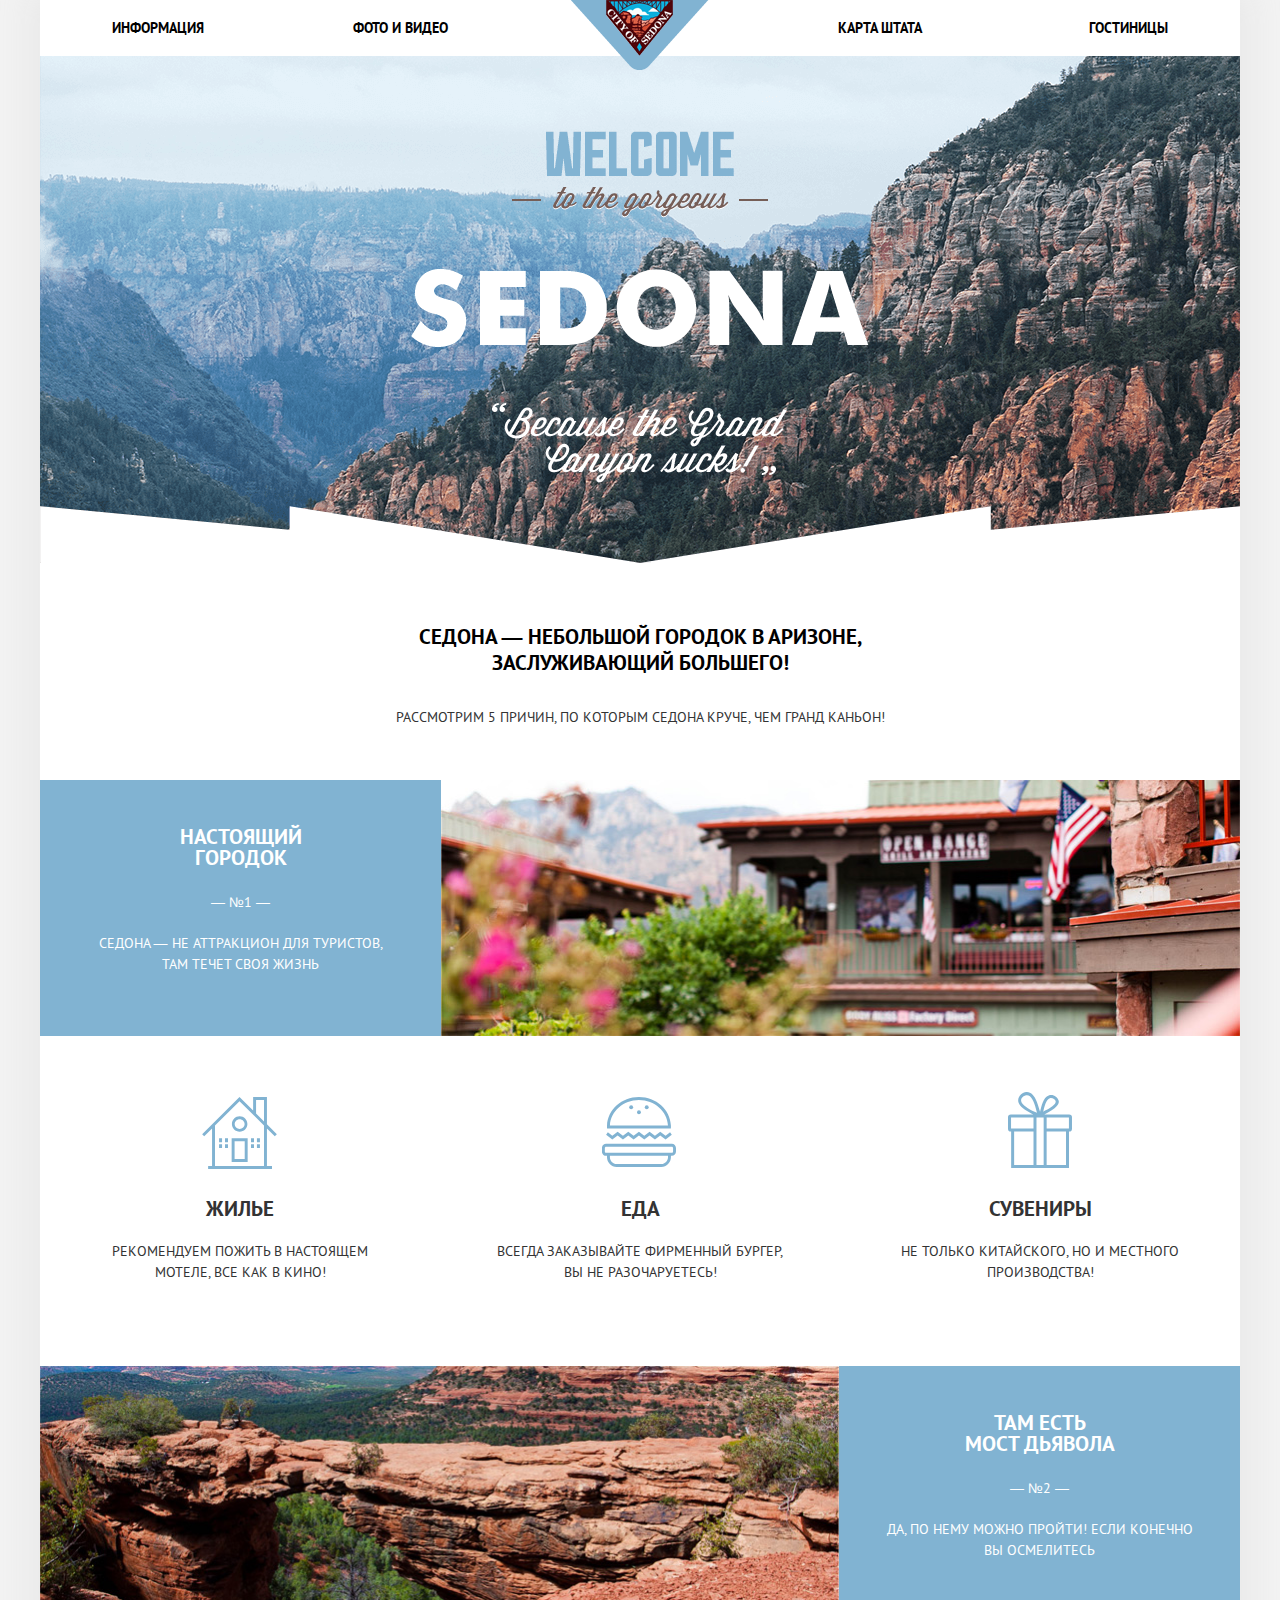
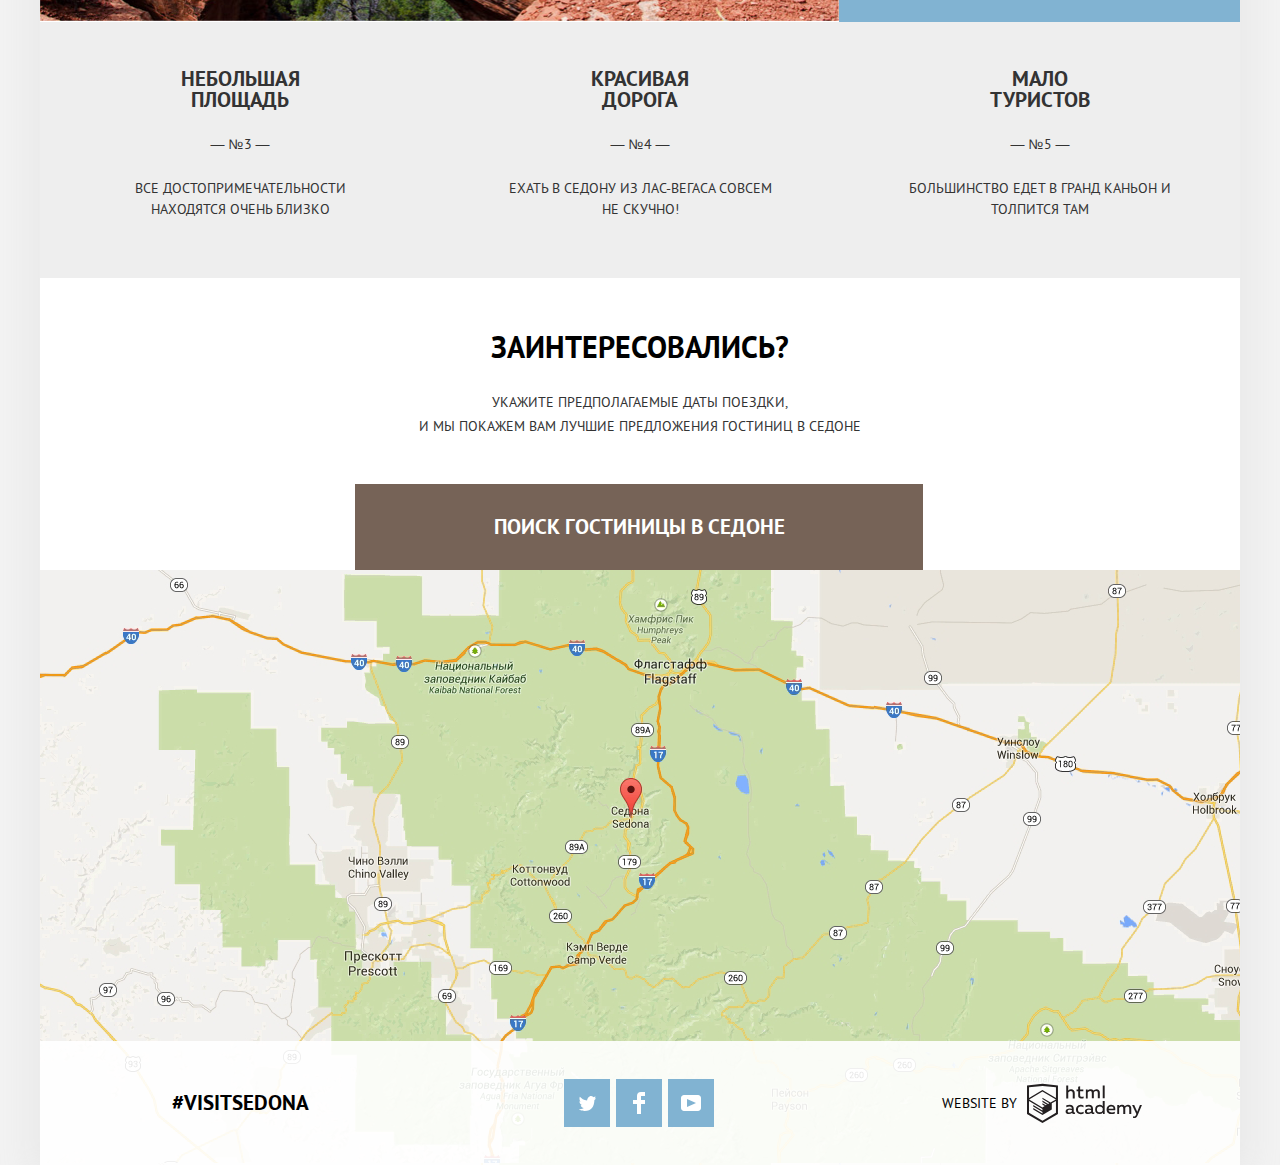
<file: index.html>
<!DOCTYPE html>
<html lang="ru">
    <head>
        <title>HTML Academy: Седона</title>
        <meta charset="utf-8">
        <link rel="stylesheet" href="css/normalize.css">
        <link rel="stylesheet" href="css/style.min.css">
    </head>
    <body>
        <div class="container">
            <header class="main-header">
                <nav class="header-navigation">
                    <a class="header-logo" href="#">
                        <img src="img/index-logo.png" width="138" height="70" alt="Логотип Седона">
                    </a>
                    <div class="wrapper">
                        <ul class="header-list">
                            <li>
                                <a href="#">Информация</a>
                            </li>
                            <li>
                                <a href="#">Фото и видео</a>
                            </li>
                            <li>
                                <a href="#">Карта штата</a>
                            </li>
                            <li>
                                <a href="catalog.html">Гостиницы</a>
                            </li>
                        </ul>
                    </div>
                </nav>
            </header>

            <main class="main-container">
                <h1 class="visually-hidden">"Седона"</h1>
                <div class ="welocome"></div>
                <section class="promotion">
                    <div class="text">
                        <h2>Седона — небольшой городок в Аризоне, заслуживающий большего!</h2>
                        <p> Рассмотрим 5 причин, по которым Седона круче, чем гранд Каньон!</p>
                    </div>
                </section>

                <section class="town">
                    <div class="town-info">
                        <h3>Настоящий городок</h3>
                        <span>— №1 —</span>
                        <p>Седона — не аттракцион для туристов, там течет своя жизнь</p>
                    </div>
                    <p class="town-image">
                        <img src="img/town.jpg" width="799" height="256" alt="Город">
                    </p>
                </section>

                <section class="features">
                    <h2 class="visually-hidden">Инфраструктура</h2>
                    <ul class="feature-list">
                        <li class="feature-item">
                            <div class="feature-img"></div>
                            <h3>Жилье</h3>
                            <p>Рекомендуем пожить в настоящем мотеле, все как в кино!</p>
                        </li>
                        <li class="feature-item">
                            <div class="feature-img"></div>
                            <h3>Еда</h3>
                            <p>Всегда заказывайте фирменный бургер, вы не разочаруетесь!</p>
                        </li>
                        <li class="feature-item">
                            <div class="feature-img"></div>
                            <h3>Сувениры</h3>
                            <p>Не только китайского, но и местного производства!</p>
                        </li>
                    </ul>
                </section>

                <section class="bridge">
                    <div class="bridge-info">
                        <h3>
                            Там есть<br>
                            мост дьявола
                        </h3>
                        <span>— №2 —</span>
                        <p> Да, по нему можно пройти! Если конечно вы осмелитесь</p>
                    </div>
                    <p class="bridge-image">
                        <img src="img/bridge.jpg" width="799" height="255" alt="Мост дьявола">
                    </p>
                </section>

                <section class="advantages">
                    <h2 class="visually-hidden">Преимущества</h2>
                    <ul class="advantage-list">
                        <li class="advantage-item">
                            <h3>Небольшая площадь</h3>
                            <span>— №3 —</span>
                            <p>Все достопримечательности находятся очень близко</p>
                        </li>
                        <li class="advantage-item">
                            <h3>Красивая дорога</h3>
                            <span>— №4 —</span>
                            <p>Ехать в Седону из Лас-Вегаса совсем не скучно!</p>
                        </li>
                        <li class="advantage-item">
                            <h3>Мало туристов</h3>
                            <span>— №5 —</span>
                            <p>Большинство едет в Гранд Каньон и толпится там</p>
                        </li>
                    </ul>
                </section>

                <section class="interest">
                    <h2>Заинтересовались?</h2>
                    <p>
                        Укажите предполагаемые даты поездки,<br>
                        и мы покажем вам лучшие предложения гостиниц в Седоне
                    </p>
                    <div class="modal modal-search">
                        <a class="search-form search-form-open" href="form.html">Поиск гостиницы в Седоне</a>
                        <form class="location-form" action="https://echo.htmlacademy.ru" method="get">
                            <p class="location-item">
                                <label for="arrival-date" >Дата заезда:</label>
                                <input type="text" name="arrival-date" id="arrival-date" value="24 апреля 2017">
                                <svg style="display: none">
                                    <symbol id="calendar-img" viewBox="0 0 21 22">
                                            <path d="M19.251 2.025h-2.845V.648c0-.381-.294-.689-.656-.689-.363 0-.656.308-.656.689v1.377h-3.938V.648c0-.381-.294-.689-.655-.689-.363
                                            0-.657.308-.657.689v1.377H5.906V.648c0-.381-.294-.689-.656-.689-.363
                                            0-.657.308-.657.689v1.377H1.75C.784 2.025 0 2.847 0 3.862v16.302C0 21.179.784 22 1.75 22h17.501c.966 0 1.749-.821 1.749-1.836V3.862c0-1.015-.783-1.837-1.749-1.837zm.437 18.139a.448.448 0 0 1-.437.459H1.75a.45.45 0 0 1-.438-.459V3.862a.45.45 0 0 1 .438-.459h2.844v1.378c0 .381.294.689.657.689.362 0 .656-.308.656-.689V3.403h3.938v1.378c0 .381.294.689.657.689.361 0 .655-.308.655-.689V3.403h3.938v1.378c0 .381.293.689.656.689.362 0 .656-.308.656-.689V3.403h2.845c.241 0 .437.206.437.459v16.302z"/>
                                            <path d="M4.594 8.225h2.625v2.066H4.594zM4.594 11.668h2.625v2.067H4.594zM4.594 15.112h2.625v2.066H4.594zM9.188 15.112h2.625v2.066H9.188zM9.188 11.668h2.625v2.067H9.188zM9.188
                                            8.225h2.625v2.066H9.188zM13.781
                                            15.112h2.625v2.066h-2.625zM13.781 11.668h2.625v2.067h-2.625zM13.781 8.225h2.625v2.066h-2.625z"/>
                                    </symbol>
                                </svg>
                                <button class="calendar" type="button">
                                    <span  aria-label="img-calendar">
                                        <svg  xmlns="http://www.w3.org/2000/svg" height="23px" width="23px" class="svg-icon">
                                            <use xlink:href="#calendar-img"/>
                                        </svg>
                                    </span>
                                </button>
                            </p>
                            <p class="location-item">
                                <label for="date-departure">Дата выезда:</label>
                                <input type="text" name="date-departure" id="date-departure" value="4 июля 2017">
                                <button class="calendar" type="button">
                                    <span class="calendar" aria-label="img-calendar">
                                        <svg  xmlns="http://www.w3.org/2000/svg" height="23px" width="23px" class="svg-icon">
                                            <use xlink:href="#calendar-img"/>
                                        </svg>
                                    </span>
                                </button>
                            </p>
                            <ul class="location-list">
                                <li class="location-item location-item-adults">
                                    <label class="adults" for="adults">Взрослые:</label>
                                    <button class="button-count minus" type="button">
                                        <span aria-label="img-minus"></span>
                                    </button>
                                    <input type="number" id="adults" name="adults" value="2">
                                    <button class="button-count plus" type="button">
                                        <span aria-label="img-plus"></span>
                                    </button>
                                </li>
                                <li class="location-item location-item-children">
                                    <label class="children" for="children">Дети:</label>
                                    <button class="button-count minus" type="button">
                                        <span aria-label="img-minus"></span>
                                    </button>
                                    <input type="number" id="children" name="children" value="0">
                                    <button class="button-count plus" type="button">
                                        <span aria-label="img-plus"></span>
                                    </button>
                                </li>
                            </ul>
                            <button class="form-button" type="submit">Найти</button>
                        </form>
                        <span class="modal-close"></span>
                    </div>
                </section>
                <div class="modal modal-map">
                    <h2 class="visually-hidden">Как добраться до гостиницы</h2>
                    <div class="map-image">
                        <img class="map-img visually-hidden" src="img/mapb.png" width="1200" height="595" alt="Карта">
                        <iframe class="map-iframe visually-hidden"></iframe>
                    </div>
                    <button class="modal-close visually-hidden" type="button">Закрыть</button>
                </div>
            </main>

            <footer class="main-footer main-index">
                <p class="footer-tag">
                    <a href="#">#Visitsedona</a>
                </p>

                <div class="footer-social">
                    <ul class="social-list">
                        <li>
                            <a class="social-button" href="#">
                                <span class="visually-hidden">Twitter</span>
                                <svg xmlns="http://www.w3.org/2000/svg" xmlns:xlink="http://www.w3.org/1999/xlink" width="17" height="15" viewBox="0 0 17 15">
                                    <path fill="#FFF" d="M10.95.144c1.685-.496 2.984.27 3.577 1.179.673-.231 1.331-.481 2.011-.708a2.345 2.345 0 0 1-.857 1.768c.685.17 1.304-.491 1.304-.491-.169 1-1.006 1.788-1.563 2.024-.231 6.75-3.175 11.217-10.077 11.082h-.446c-.41 0-4.164-.46-4.898-1.887 2.271.196 3.893-.422 4.693-1.177-.96-.3-2.679-.477-2.979-2.95.349.106.564.228 1.19.119C1.705 8.247.374 7.53.448 5.33c.285.328 1.067.536 1.34.472C1.085 5.561-.182 2.442.894.85c1.818 1.854 3.735 3.606 7.152 3.773C8.254 2.33 9.183.793 10.95.144z"/>
                                </svg>
                            </a>
                        </li>
                        <li>
                            <a class="social-button" href="#">
                                <span class="visually-hidden">Facebook</span>
                                <svg xmlns="http://www.w3.org/2000/svg" width="12" height="22" viewBox="0 0 12 22">
                                    <path fill="#FFF" d="M12 4V0H8a4 4 0 0 0-4 4v4H0v4h4v10h4V12h4V8H8V4h4z"/>
                                </svg>
                            </a>
                        </li>
                        <li>
                            <a class="social-button" href="#">
                                <span class="visually-hidden">Youtube</span>
                                <svg xmlns="http://www.w3.org/2000/svg" xmlns:xlink="http://www.w3.org/1999/xlink" width="20" height="16" viewBox="0 0 20 16">
                                    <path fill="#FFF" d="M17 0H3C1.35 0 0 1.35 0 3v10c0 1.65 1.35 3 3 3h14c1.65 0 3-1.35 3-3V3c0-1.65-1.35-3-3-3zM6.027 11.998V4.002L15.014 8l-8.987 3.998z"/>
                                </svg>
                            </a>
                        </li>
                    </ul>
                </div>

                <div class="footer-copyright">
                    <a class="copyright" href="https://htmlacademy.ru/intensive/htmlcss">
                        <span>Website by</span>
                        <svg xmlns="http://www.w3.org/2000/svg" viewBox="0 0 108.08 36.85" width="115" height="41">
                            <path d="M44.61,26.88a2,2,0,0,0,.55-0.1v1.33a3.25,3.25,0,0,1-1.18.21,1.67,1.67,0,0,1-1.67-1,4.84,4.84,0,0,1-3.14,1.08c-1.51,0-2.91-.83-2.91-2.55,0-2.13,2-2.79,3.71-2.79a11.08,11.08,0,0,1,2.17.25v-0.3c0-1-.76-1.77-2.19-1.77a7.42,7.42,0,0,0-3,.64v-1.7a10.21,10.21,0,0,1,3.19-.55c2.36,0,3.81,1.12,3.81,3.65v3a0.54,0.54,0,0,0,.49.59h0.17Zm-6.44-1.13A1.35,1.35,0,0,0,39.63,27h0.11a3.39,3.39,0,0,0,2.41-1V24.58a9.72,9.72,0,0,0-1.81-.21c-1,0-2.16.33-2.16,1.38h0Zm12.36-6.11a5,5,0,0,1,2.57.64V22a4.08,4.08,0,0,0-2.3-.7,2.75,2.75,0,1,0,0,5.49,5,5,0,0,0,2.43-.64v1.71a6.27,6.27,0,0,1-2.76.57A4.21,4.21,0,0,1,46,24.51q0-.21,0-0.41a4.32,4.32,0,0,1,4.18-4.46h0.38Zm12.17,7.24a2,2,0,0,0,.55-0.1v1.33a3.25,3.25,0,0,1-1.18.21,1.67,1.67,0,0,1-1.67-1,4.84,4.84,0,0,1-3.14,1.08c-1.51,0-2.91-.83-2.91-2.55,0-2.13,2-2.79,3.71-2.79a11.08,11.08,0,0,1,2.17.25v-0.3c0-1-.76-1.77-2.19-1.77a7.42,7.42,0,0,0-3,.64v-1.7a10.21,10.21,0,0,1,3.19-.55c2.36,0,3.81,1.12,3.81,3.65v3a0.54,0.54,0,0,0,.49.59h0.17Zm-6.44-1.13A1.35,1.35,0,0,0,57.73,27h0.11a3.39,3.39,0,0,0,2.41-1V24.58a9.72,9.72,0,0,0-1.81-.21c-1.06,0-2.16.33-2.16,1.38h0ZM73,16V28.2H71.35V26.88a3.88,3.88,0,0,1-3.19,1.54,4.4,4.4,0,0,1,0-8.78,3.81,3.81,0,0,1,3,1.3V16H73Zm-4.53,5.22a2.76,2.76,0,1,0,0,5.52A2.86,2.86,0,0,0,71.15,25V23A2.91,2.91,0,0,0,68.49,21.27ZM79,19.64c3.31,0,4.46,2.68,3.92,5.09H76.7c0.21,1.5,1.67,2.11,3.19,2.11a6.11,6.11,0,0,0,2.64-.59v1.6a7.14,7.14,0,0,1-3,.57C77,28.42,74.78,27,74.78,24a4.18,4.18,0,0,1,4-4.39H79Zm0.09,1.54a2.28,2.28,0,0,0-2.44,2.1v0.06H81.3A2,2,0,0,0,79.13,21.18Zm5.73,7V19.87h1.65v1a3.81,3.81,0,0,1,2.78-1.27A2.86,2.86,0,0,1,91.89,21a4.12,4.12,0,0,1,2.91-1.33A3.06,3.06,0,0,1,98,23V28.2h-1.9V23.05a1.59,1.59,0,0,0-1.42-1.75H94.42a2.8,2.8,0,0,0-2.07,1.12V28.2h-1.9V23.05A1.59,1.59,0,0,0,89,21.31H88.8a3,3,0,0,0-2.21,1.29v5.63H84.86Zm21.31-8.33h1.9l-3.91,9.46c-0.9,2.17-2.09,2.86-3.35,2.86a4.76,4.76,0,0,1-1.1-.14V30.46a2.86,2.86,0,0,0,.85.12c0.9,0,1.58-.64,2.07-1.9l0.17-.42-4-8.4h2l2.86,6.29ZM38.73,1.46V6.22a3.81,3.81,0,0,1,2.7-1.14,3.25,3.25,0,0,1,3.44,3.4v5.15H43V8.72a1.81,1.81,0,0,0-1.61-2h-0.3a2.93,2.93,0,0,0-2.32,1.39v5.52h-1.9V1.46h1.9ZM49.94,2.31v3h3V6.91h-3v3.81c0,1.1.5,1.46,1.58,1.46a4.49,4.49,0,0,0,1.69-.33v1.6A6.8,6.8,0,0,1,51,13.8a2.55,2.55,0,0,1-2.86-2.74V6.89H46.58V5.26h1.5V2.74Zm5.4,11.31V5.28H57v1A3.81,3.81,0,0,1,59.77,5a2.86,2.86,0,0,1,2.6,1.33A4.12,4.12,0,0,1,65.28,5,3.06,3.06,0,0,1,68.44,8.4v5.21h-1.9V8.46a1.59,1.59,0,0,0-1.42-1.75H64.89a2.8,2.8,0,0,0-2.07,1.12v5.78h-1.9V8.46A1.59,1.59,0,0,0,59.5,6.71H59.27A3,3,0,0,0,57.06,8v5.63H55.34ZM71.17,1.45H73V13.6H71.17V1.45ZM14.71,0H14.55L0,1.54V28.21l14.55,8.66,14.55-8.66V1.54Zm12.5,27.1L14.55,34.64,1.9,27.12V16.18l12.59,7.5V25L5.86,19.9v1.31l8.68,5.21v1.39L5.87,22.65V24l8.68,5.21,8.75-5.24V18.31L27.2,16V27.12Zm0-12.53-3.48,2-1.6,1L14.51,13v1.31L21,18.23H21l-0.14.09-1,.54-5.37-3.2V17l4.24,2.52-1,.67-3.2-1.9v1.31l2.1,1.24L14.5,22.1,2,14.65,14.51,7.11Zm0-1.32L14.49,5.76,1.91,13.25v-10L14.56,1.92,27.21,3.25v10h0Z" transform="translate(0 -0.02)" fill="#231f20"/>
                        </svg>
                    </a>
                </div>
            </footer>
        </div>
        <script src="js/modal-form.min.js"></script>
    </body>
</html>
</file>
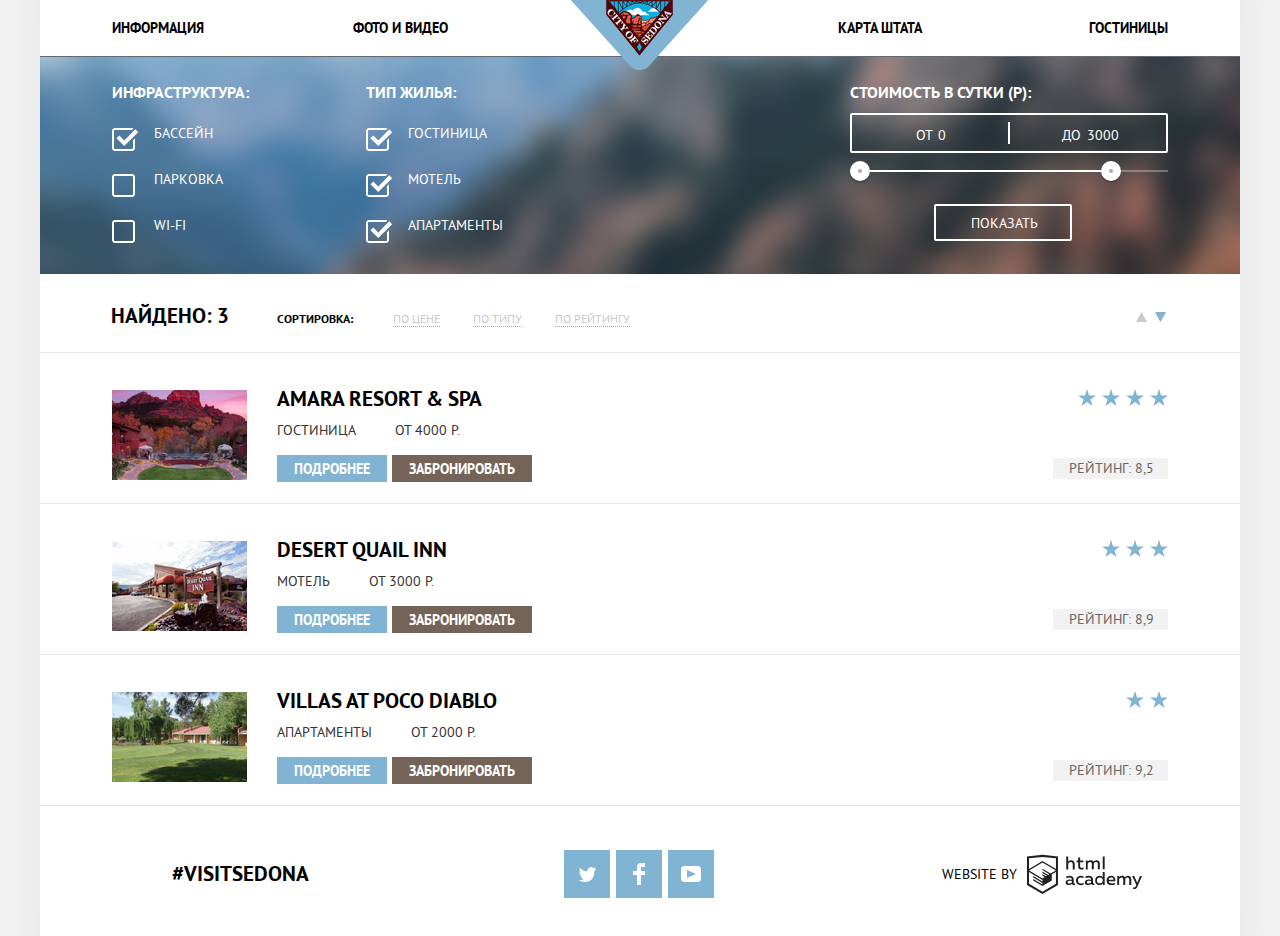
<file: catalog.html>
<!DOCTYPE html>
<html lang="ru">
    <head>
        <title>HTML Academy: Седона</title>
        <meta charset="utf-8">
        <link rel="stylesheet" href="css/normalize.css">
        <link rel="stylesheet" href="css/style.min.css">
    </head>
    <body class="inner-page container">
        <header class="main-header">
            <nav class="header-navigation">
                <a class="header-logo" href="index.html">
                    <img src="img/index-logo.png" width="138" height="70" alt="Логотип Седона">
                </a>
                <div class="wrapper">
                    <ul class="header-list">
                        <li>
                            <a href="#">Информация</a>
                        </li>
                        <li>
                            <a href="#">Фото и видео</a>
                        </li>
                        <li>
                            <a href="#">Карта штата</a>
                        </li>
                        <li class="header-list-current">
                            <a href="catalog.html">Гостиницы</a>
                        </li>
                    </ul>
                </div>
            </nav>
        </header>
        <main>
            <h1 class="visually-hidden">Гостиницы</h1>
            <section class="filters">
                <h2 class="visually-hidden">Фильтр гостиниц</h2>
                <form class="filter-form" method="get" action="https://echo.htmlacademy.ru" oninput="lCost.value=parseInt(LeftCost.value); rCost.value=parseInt(RightCost.value)">
                    <fieldset>
                        <legend>Инфраструктура:</legend>
                        <ul>
                            <li class="filter-option">
                                <input class="filter-input filter-input-checkbox" type="checkbox" id="filter-pool" name="pool" checked>
                                <label for="filter-pool">Бассейн</label>
                            </li>
                            <li class="filter-option">
                                <input class="filter-input filter-input-checkbox" type="checkbox" id="filter-parking" name="parking">
                                <label for="filter-parking">Парковка</label>
                            </li>
                            <li class="filter-option">
                                <input class="filter-input filter-input-checkbox" type="checkbox" id="filter-wi-fi" name="wi-fi">
                                <label for="filter-wi-fi">Wi-fi</label>
                            </li>
                        </ul>
                    </fieldset>
                    <fieldset>
                        <legend>Тип жилья:</legend>
                        <ul>
                            <li class="filter-option">
                                <input class="filter-input filter-input-checkbox" type="checkbox" id="filter-hostel" name="hostel" checked>
                                <label for="filter-hostel">Гостиница</label>
                            </li>
                            <li class="filter-option">
                                <input class="filter-input filter-input-checkbox" type="checkbox" id="filter-motel" name="motel" checked>
                                <label for="filter-motel">Мотель</label>
                            </li>
                            <li class="filter-option">
                                <input class="filter-input filter-input-checkbox" type="checkbox" id="filter-apartment" name="apartment" checked>
                                <label for="filter-apartment">Апартаменты</label>
                            </li>
                        </ul>
                    </fieldset>
                    <fieldset>
                        <legend>Стоимость в сутки (P):</legend>
                        <div class="filter-range">
                            <div class="price-controls">
                                <label class="min-price">от <input type="text" name="min-price" value="0"></label>
                                <label class="max-price">до <input type="text" name="max-price" value="3000"></label>
                            </div>
                            <div class="range-controls">
                                <div class="scale">
                                    <div class="bar"></div>
                                </div>
                                <div class="range-toggle range-toggle-min"></div>
                                <div class="range-toggle range-toggle-max"></div>
                            </div>
                            <button class="filter-button button" type="submit">Показать</button>
                        </div>
                    </fieldset>
                </form>
            </section>
            <section class="sotring">
                <h2 class="visually-hidden">Результаты сортировки</h2>
                <p class="sorting-search">
                    <b>
                        Найдено: <span>3</span>
                    </b>
                </p>
                <div class="sotring-type">
                    <h3>Сортировка:</h3>
                    <ul class="sorting-list">
                        <li><a href="#">по цене</a></li>
                        <li><a href="#">по типу</a></li>
                        <li><a href="#">по рейтингу</a></li>
                    </ul>
                </div>
                <div class="sorting-order">
                    <a class="order-up" href="#">
                        <span class="up"></span>
                    </a>
                    <a class="order-down" href="#">
                        <span class="down"></span>
                    </a>
                </div>
            </section>
            <section class="catalog">
                <h2 class="visually-hidden">Предложения</h2>
                <article class="catalog-item">
                    <p class="catalog-item-image">
                        <img src="img/hostel.jpg" width="135" height="90" alt="Amara Resort & Spa">
                    </p>
                    <div class="description">
                        <h3>Amara Resort & Spa</h3>
                        <p class="hostel">
                            <span>Гoстиница</span>
                            <span>От 4000 р.</span>
                        </p>
                        <p class="booking">
                            <a class="button detail" href="#">Подробнее</a>
                            <a class="button book" href="#">Забронировать</a>
                        </p>
                    </div>
                    <div class="evaluation">
                        <div class="count-stars">
                            <span class="stars"></span>
                            <span class="stars"></span>
                            <span class="stars"></span>
                            <span class="stars"></span>
                        </div>
                        <span class="rating">Рейтинг: 8,5</span>
                    </div>
                </article>

                <article class="catalog-item">
                    <p class="catalog-item-image">
                        <img src="img/motel.jpg" width="135" height="90" alt="Desert Quail Inn">
                    </p>
                    <div class="description">
                        <h3>Desert Quail Inn</h3>
                        <p class="hostel">
                            <span>Мотель</span>
                            <span>От 3000 p.</span>
                        </p>
                        <p class="booking">
                            <a class="button detail" href="#">Подробнее</a>
                            <a class="button book" href="#">Забронировать</a>
                        </p>
                    </div>
                    <div class="evaluation">
                        <div class="count-stars">
                            <span class="stars"></span>
                            <span class="stars"></span>
                            <span class="stars"></span>
                        </div>
                        <span class="rating">Рейтинг: 8,9</span>
                    </div>
                </article>

                <article class="catalog-item">
                    <p class="catalog-item-image">
                        <img src="img/apartment.jpg" width="135" height="90" alt="Villas At Poco Diablo">
                    </p>
                    <div class="description">
                        <h3>Villas At Poco Diablo</h3>
                        <p class="hostel">
                            <span>Апартаменты</span>
                            <span>От 2000 p.</span>
                        </p>
                        <p class="booking">
                            <a class="button detail" href="#">Подробнее</a>
                            <a class="button book" href="#">Забронировать</a>
                        </p>
                    </div>
                    <div class="evaluation">
                        <div class="count-stars">
                            <span class="stars"></span>
                            <span class="stars"></span>
                        </div>
                        <span class="rating">Рейтинг: 9,2</span>
                    </div>
                </article>
            </section>
        </main>

        <footer class="main-footer">
            <p class="footer-tag">
                <a href="#">#Visitsedona</a>
            </p>

            <div class="footer-social">
                <ul class="social-list">
                    <li>
                        <a class="social-button" href="#">
                            <span class="visually-hidden">Twitter</span>
                            <svg xmlns="http://www.w3.org/2000/svg" xmlns:xlink="http://www.w3.org/1999/xlink" width="17" height="15" viewbox="0 0 17 15">
                                <path fill="#FFF" d="M10.95.144c1.685-.496 2.984.27 3.577 1.179.673-.231 1.331-.481 2.011-.708a2.345 2.345 0 0 1-.857 1.768c.685.17 1.304-.491 1.304-.491-.169 1-1.006 1.788-1.563
                                 2.024-.231 6.75-3.175 11.217-10.077 11.082h-.446c-.41 0-4.164-.46-4.898-1.887 2.271.196 3.893-.422 4.693-1.177-.96-.3-2.679-.477-2.979-2.95.349.106.564.228 1.19.119C1.705 8.247.374
                                 7.53.448 5.33c.285.328 1.067.536 1.34.472C1.085 5.561-.182 2.442.894.85c1.818 1.854 3.735 3.606 7.152 3.773C8.254 2.33 9.183.793 10.95.144z"/>
                            </svg>
                        </a>
                    </li>
                    <li>
                        <a class="social-button" href="#">
                            <span class="visually-hidden">Facebook</span>
                            <svg xmlns="http://www.w3.org/2000/svg" width="12" height="22" viewbox="0 0 12 22">
                                <path fill="#FFF" d="M12 4V0H8a4 4 0 0 0-4 4v4H0v4h4v10h4V12h4V8H8V4h4z"/>
                            </svg>
                        </a>
                    </li>
                    <li>
                        <a class="social-button" href="#">
                            <span class="visually-hidden">Youtube</span>
                            <svg xmlns="http://www.w3.org/2000/svg" xmlns:xlink="http://www.w3.org/1999/xlink" width="20" height="16" viewbox="0 0 20 16">
                                <path fill="#FFF" d="M17 0H3C1.35 0 0 1.35 0 3v10c0 1.65 1.35 3 3 3h14c1.65 0 3-1.35 3-3V3c0-1.65-1.35-3-3-3zM6.027 11.998V4.002L15.014 8l-8.987 3.998z"/>
                            </svg>
                        </a>
                    </li>
                </ul>
            </div>

            <div class="footer-copyright">
                <a class="copyright" href="https://htmlacademy.ru/intensive/htmlcss">
                    <span>Website by</span>
                    <svg xmlns="http://www.w3.org/2000/svg" viewbox="0 0 108.08 36.85" width="115" height="41">
                        <path d="M44.61,26.88a2,2,0,0,0,.55-0.1v1.33a3.25,3.25,0,0,1-1.18.21,1.67,1.67,0,0,1-1.67-1,4.84,4.84,0,0,1-3.14,1.08c-1.51,0-2.91-.83-2.91-2.55,0-2.13,2-2.79,3.71-2.79a11.08,11.08,0,0,1,2.17.25v-0.3c0-1-.76-1.77-2.19-1.77a7.42,7.42,0,0,0-3,.64v-1.7a10.21,10.21,0,0,1,3.19-.55c2.36,0,3.81,1.12,3.81,3.65v3a0.54,0.54,0,0,0,.49.59h0.17Zm-6.44-1.13A1.35,1.35,0,0,0,39.63,27h0.11a3.39,3.39,0,0,0,2.41-1V24.58a9.72,9.72,0,0,0-1.81-.21c-1,0-2.16.33-2.16,1.38h0Zm12.36-6.11a5,5,0,0,1,2.57.64V22a4.08,4.08,0,0,0-2.3-.7,2.75,2.75,0,1,0,0,5.49,5,5,0,0,0,2.43-.64v1.71a6.27,6.27,0,0,1-2.76.57A4.21,4.21,0,0,1,46,24.51q0-.21,0-0.41a4.32,4.32,0,0,1,4.18-4.46h0.38Zm12.17,7.24a2,2,0,0,0,.55-0.1v1.33a3.25,3.25,0,0,1-1.18.21,1.67,1.67,0,0,1-1.67-1,4.84,4.84,0,0,1-3.14,1.08c-1.51,0-2.91-.83-2.91-2.55,0-2.13,2-2.79,3.71-2.79a11.08,11.08,0,0,1,2.17.25v-0.3c0-1-.76-1.77-2.19-1.77a7.42,7.42,0,0,0-3,.64v-1.7a10.21,10.21,0,0,1,3.19-.55c2.36,0,3.81,1.12,3.81,3.65v3a0.54,0.54,0,0,0,.49.59h0.17Zm-6.44-1.13A1.35,1.35,0,0,0,57.73,27h0.11a3.39,3.39,0,0,0,2.41-1V24.58a9.72,9.72,0,0,0-1.81-.21c-1.06,0-2.16.33-2.16,1.38h0ZM73,16V28.2H71.35V26.88a3.88,3.88,0,0,1-3.19,1.54,4.4,4.4,0,0,1,0-8.78,3.81,3.81,0,0,1,3,1.3V16H73Zm-4.53,5.22a2.76,2.76,0,1,0,0,5.52A2.86,2.86,0,0,0,71.15,25V23A2.91,2.91,0,0,0,68.49,21.27ZM79,19.64c3.31,0,4.46,2.68,3.92,5.09H76.7c0.21,1.5,1.67,2.11,3.19,2.11a6.11,6.11,0,0,0,2.64-.59v1.6a7.14,7.14,0,0,1-3,.57C77,28.42,74.78,27,74.78,24a4.18,4.18,0,0,1,4-4.39H79Zm0.09,1.54a2.28,2.28,0,0,0-2.44,2.1v0.06H81.3A2,2,0,0,0,79.13,21.18Zm5.73,7V19.87h1.65v1a3.81,3.81,0,0,1,2.78-1.27A2.86,2.86,0,0,1,91.89,21a4.12,4.12,0,0,1,2.91-1.33A3.06,3.06,0,0,1,98,23V28.2h-1.9V23.05a1.59,1.59,0,0,0-1.42-1.75H94.42a2.8,2.8,0,0,0-2.07,1.12V28.2h-1.9V23.05A1.59,1.59,0,0,0,89,21.31H88.8a3,3,0,0,0-2.21,1.29v5.63H84.86Zm21.31-8.33h1.9l-3.91,9.46c-0.9,2.17-2.09,2.86-3.35,2.86a4.76,4.76,0,0,1-1.1-.14V30.46a2.86,2.86,0,0,0,.85.12c0.9,0,1.58-.64,2.07-1.9l0.17-.42-4-8.4h2l2.86,6.29ZM38.73,1.46V6.22a3.81,3.81,0,0,1,2.7-1.14,3.25,3.25,0,0,1,3.44,3.4v5.15H43V8.72a1.81,1.81,0,0,0-1.61-2h-0.3a2.93,2.93,0,0,0-2.32,1.39v5.52h-1.9V1.46h1.9ZM49.94,2.31v3h3V6.91h-3v3.81c0,1.1.5,1.46,1.58,1.46a4.49,4.49,0,0,0,1.69-.33v1.6A6.8,6.8,0,0,1,51,13.8a2.55,2.55,0,0,1-2.86-2.74V6.89H46.58V5.26h1.5V2.74Zm5.4,11.31V5.28H57v1A3.81,3.81,0,0,1,59.77,5a2.86,2.86,0,0,1,2.6,1.33A4.12,4.12,0,0,1,65.28,5,3.06,3.06,0,0,1,68.44,8.4v5.21h-1.9V8.46a1.59,1.59,0,0,0-1.42-1.75H64.89a2.8,2.8,0,0,0-2.07,1.12v5.78h-1.9V8.46A1.59,1.59,0,0,0,59.5,6.71H59.27A3,3,0,0,0,57.06,8v5.63H55.34ZM71.17,1.45H73V13.6H71.17V1.45ZM14.71,0H14.55L0,1.54V28.21l14.55,8.66,14.55-8.66V1.54Zm12.5,27.1L14.55,34.64,1.9,27.12V16.18l12.59,7.5V25L5.86,19.9v1.31l8.68,5.21v1.39L5.87,22.65V24l8.68,5.21,8.75-5.24V18.31L27.2,16V27.12Zm0-12.53-3.48,2-1.6,1L14.51,13v1.31L21,18.23H21l-0.14.09-1,.54-5.37-3.2V17l4.24,2.52-1,.67-3.2-1.9v1.31l2.1,1.24L14.5,22.1,2,14.65,14.51,7.11Zm0-1.32L14.49,5.76,1.91,13.25v-10L14.56,1.92,27.21,3.25v10h0Z" transform="translate(0 -0.02)" fill="#231f20"/>
                    </svg>
                </a>
            </div>
        </footer>
    </body>
</html>
</file>
<file: css/style.min.css>
@font-face{font-family:"PT Sans";src:local("PT Sans"),url(../fonts/ptsans.woff) format("woff"),url(../fonts/ptsans.woff2) format("woff2");font-weight:400;font-style:normal}@font-face{font-family:"PT Sans";src:local("PT Sans Bold"),url(../fonts/ptsansbold.woff) format("woff"),url(../fonts/ptsansbold.woff2) format("woff2");font-weight:700;font-style:normal}body{margin:0;padding:0;font-family:"PT Sans","Arial",sans-serif;font-size:14px;line-height:21px;font-weight:400;text-transform:uppercase;letter-spacing:normal;background-color:#fff;color:#333}.container{position:relative;display:block;width:1200px;margin:0 auto;padding:0;box-shadow:0 0 30px 10px rgba(200,200,200,.2),-40px 0 0 10px #f2f2f2 ,40px 0 0 10px #f2f2f2}.inner-page{width:1200px;background-image:none}.inner-page .main-header{margin-bottom:auto}.catalog,.inner-page,.main-footer,.sotring{background-color:#fff}.main-footer a,.main-header a,.modal a{text-decoration:none}.main-header{display:block}.header-navigation{font-size:14px;line-height:26px;font-weight:700;color:#000;background-color:#fff;display:flex;flex-direction:column;align-items:center}.inner-page .header-navigation{margin-bottom:0}.header-logo{position:absolute;top:0;left:50%;margin-left:-69px;order:1}.header-navigation .wrapper,.wrapper .header-list{width:1200px;margin:0;padding:0;min-height:56px}.header-list,.social-list{list-style:none}.wrapper .header-list{align-items:center;flex-wrap:wrap;display:flex;justify-content:space-between}.header-list li{width:240px;box-sizing:border-box}.header-list li:nth-child(1){padding-left:72px}.header-list li:nth-child(2){margin-right:240px;text-align:center}.header-list li:nth-child(3){text-align:center}.header-list li:nth-child(4){padding-right:72px;text-align:right}.header-list a{color:#000;background-color:#fff}.header-list a:focus,.header-list a:hover{color:#81b3d2;outline:0;outline-offset:0}.header-list a:active{color:#cacaca;outline:0;outline-offset:0}.welocome{display:block;margin:0 auto;padding:0;background-image:url(../img/index-background.png);background-size:1200px 508px;background-repeat:no-repeat;background-position:center;width:100%;min-height:508px}.promotion{display:flex;justify-content:flex-start;background-color:#fff;width:1200px;padding:0;margin:0 0 50px}.promotion .text{width:1200px;padding-top:50px;padding-left:0;text-align:center;display:flex;flex-direction:column;align-items:center}.promotion h2{padding:0;font-weight:700;font-size:21px;line-height:26px;color:#000;margin:10px 0 28px;width:460px}.promotion p,.town,.town-info{padding:0;margin:0;text-align:center}.promotion p{font-size:14px;line-height:26px;color:#333;width:495px}.town,.town-info{display:flex}.town{justify-content:center;background-color:#ccc;width:1200px}.town-info{color:#fff;background-color:#81b3d2;width:401px;flex-direction:column;align-items:center}.feature-item h3,.town-info h3{font-weight:700;font-size:21px;line-height:21px}.town-info h3{width:130px;padding:0;margin:46px 0 24px}.bridge-info span,.town-image,.town-info span{width:100px;padding:0;margin:0}.town-info p{width:286px;padding:0;margin:20px 0 0}.town-image{align-items:center;border-style:none;width:799px;height:256px}.features{background-color:#fff;margin:0;padding:0}.feature-list{list-style:none;display:flex;justify-content:space-between;width:1200px;margin:0;padding:56px 0 83px}.feature-item{text-align:center;background-repeat:no-repeat;background-size:75px 72px;background-position:top center;width:400px;margin:0;padding:0;display:flex;flex-direction:column;justify-content:center;align-items:center}.feature-item h3{margin-top:26px;margin-bottom:22px}.feature-item p{color:#333;margin:0;padding:0}.feature-item p:nth-child(1){width:263px}.feature-item p:nth-child(2){width:300px}.feature-item p:nth-child(3){width:290px}.feature-item:nth-child(1){background-image:url(../img/icon-1.svg);background-repeat:no-repeat;background-size:75px 72px;background-position:162px 5px}.feature-item:nth-child(2){background-image:url(../img/icon-3.svg);background-size:74px 70px;background-position:162px 5px}.feature-item:nth-child(3){background-image:url(../img/icon-2.svg);background-size:64px 76px}.feature-img{margin-bottom:80px}.bridge{display:flex;flex-direction:row-reverse;justify-content:center;text-align:center}.bridge-image,.bridge-info{padding:0;margin:0;align-items:center}.bridge-info{color:#fff;background-color:#81b3d2;display:flex;flex-direction:column;text-align:center;width:401px}.advantage-item h3,.bridge-info h3,.interest h2,.modal-search .search-form{font-weight:700;font-size:21px;line-height:21px;width:170px;padding:0;margin:46px 0 24px}.bridge-info p{width:316px;padding:0;margin:20px 0 0}.bridge-image{border-style:none;width:799px;height:256px}.advantages{background-color:#eee;margin:0;padding:0}.advantage-list{list-style:none;display:flex;justify-content:space-between;margin:0;padding:0;width:1200px}.advantage-item{margin:0;padding:0;width:400px;display:flex;flex-direction:column;text-align:center;align-items:center}.advantage-item h3{width:130px;align-items:center}.advantage-item p,.advantage-item span{color:#333}.advantage-item p,.advantage-item span,.interest{width:100px;padding:0;margin:0;align-items:center}.advantage-item p,.interest{width:268px;margin:23px 0 58px}.interest{position:relative;text-align:center;background-color:#fff;display:flex;flex-direction:column;justify-content:center;margin:0;width:1200px}.interest h2{font-size:30px;line-height:36px;color:#000;margin:0;padding:51px 0 0;width:318px}.interest p{font-size:14px;line-height:24px;color:#333;margin-top:25px;margin-bottom:47px}.modal-search{position:absolute;top:206px;left:315px;min-height:395px;width:568px}.modal-search .search-form{line-height:26px;color:#fff;background-color:#766357;display:inline-block;width:568px;padding:30px 0;margin:0 auto}.booking .book:focus,.booking .book:hover,a.search-form:focus,a.search-form:hover{color:#fff;background-color:#604e43}.booking .book:active,a.search-form:active{color:#928a85;background-color:#503e33}button{font:inherit;text-transform:uppercase;text-align:center;vertical-align:middle;border:0}.location-form{position:absolute;padding:55px;display:flex;flex-direction:column;text-align:center;align-items:center;flex-wrap:wrap;background-color:#fff;flex-basis:468px}.location-form-close,.location-form-withjs{display:none}.location-form button[type=submit]{font-weight:700;font-size:21px;line-height:26px;color:#fff;background-color:#81b3d2;padding:14px 0 19px;width:100%;cursor:pointer;text-align:center;align-self:flex-end}.booking .detail:focus,.booking .detail:hover,.location-form button[type=submit]:focus,.location-form button[type=submit]:hover{background-color:#669ec0}.booking .detail:active,.location-form button[type=submit]:active{color:#94b9d2;background-color:#5496bd}.interest .location-item,.location-list{padding:0;flex-wrap:nowrap;justify-content:space-between;font-weight:700;font-size:14px;line-height:26px;text-align:left}.location-list{position:relative;display:flex;list-style:none;margin:0 0 59px;width:100%}.interest .location-item,.location-list .location-item{display:flex;position:relative;margin:0}.interest .location-item{margin:0 0 32px;width:458px}.location-item input,.location-list input{padding:5px 8px;font:inherit;text-transform:uppercase;background-color:#f2f2f2;border:0;width:325px}.location-list .location-item-adults{width:228px}.location-list .location-item-children{width:180px}.location-list input{padding:12px 8px;display:block;position:absolute;text-align:center;width:40px;height:38px}.location-list input[name=adults]{left:150px}.location-list input[name=children]{left:105px}.location-item input:hover,.location-list input:hover{color:#000;background-color:#ebebeb;border:0;display:-webkit-box;-webkit-appearance:none}.location-item input:active,.location-item input:focus,.location-list input:active,.location-list input:focus{color:#000;background-color:#fff;border:2px solid #e5e5e5}.location-item input[type=number]::-webkit-inner-spin-button,.location-item input[type=number]::-webkit-outer-spin-button{display:-webkit-box;-webkit-appearance:none;margin:0}.location-item input[type=number]{-moz-appearance:textfield}.location-item input[type=number]:focus,.location-item input[type=number]:hover{-moz-appearance:textfield}.location-item .calendar{margin:0;padding:0;background-color:inherit;position:absolute;right:8px;top:7px}.location-item .calendar:nth-child(1){right:0;top:0}.calendar .svg-icon{width:21px;height:22px;fill:#cacaca}.calendar:focus .svg-icon,.calendar:hover .svg-icon{fill:#000}.calendar:active .svg-icon{fill:#81b3d2}.location-item label{padding:5px 0 0}.location-item .children{width:53px}.location-item .adults{width:100px}.location-list button{color:#a9a9a9;background-color:#f2f2f2;border:0}.location-list .button-count{padding:0;position:absolute;cursor:pointer;top:0;left:0;width:38px;height:38px;background-color:#f2f2f2}.location-list button:focus,.location-list button:hover{color:#000}.location-list button:active{color:#81b3d2}.location-list li.location-item-adults,.location-list li.location-item-children{margin:0}.location-item-children .plus{right:0;left:auto}.location-item-children .minus{right:auto;left:68px}.location-item-adults .plus{right:0;left:auto}.location-item-adults .minus{right:auto;left:113px}.minus span,.plus span,.plus span::before{margin-top:-1px;margin-left:-6px;position:absolute;background-color:#a9a9a9;top:50%;left:50%;width:12px;height:3px}.plus span::before{content:"";transform:rotate(90deg)}.location-item-adults input,.location-item-children input{padding:0;margin:0}.map-image,.modal-map{background-repeat:no-repeat}.modal-map{margin:85px 0 0;color:#000;background-color:#fff;background:#dfe7cd;background-image:url(../img/mapb.png);width:1200px;height:595px}.map-image{display:block;background-position:top center}.main-footer{position:absolute;display:flex;align-items:center;justify-content:space-between;width:1200px;padding:35px 0;background-color:rgba(255,255,255,.9);bottom:0}.footer-tag a{font-size:21px;line-height:26px;font-weight:700;color:#000;padding-left:132px}.footer-copyright{padding-right:98px}.footer-copyright span{display:block;margin-right:10px;cursor:pointer;color:#000;align-items:center}.footer-copyright a{display:flex;background-size:115px 41px;align-items:center}a.copyright:focus path,a.copyright:hover path{fill:#81b3d2}a.copyright:active path{fill:#bdbbbc}.footer-social{width:151px;text-align:center}.footer-social ul{display:flex;flex-wrap:wrap;justify-content:space-between;width:150px;margin:0 auto;padding:0 0 0 14px;list-style:none}.social-button{display:flex;align-items:center;justify-content:center;width:46px;height:48px;color:#fff;background-color:#81b3d2}.social-button:focus,.social-button:hover{background-color:#669ec0}.social-button:active path{fill:#88b6d1;background-color:#5496bd}.filters{display:flex;text-align:center;color:#fff;background-color:#626971;background-image:url(../img/inner-backgr.png);background-position:center;background-repeat:no-repeat;background-size:1200px 217px;margin:0;padding:26px 72px 13px}.filters .filter-form{margin:0;padding:0;border:0;display:flex;justify-content:space-between;width:1056px}.filter-form fieldset{text-align:left;border:0;padding:0;margin:0;min-height:160px}.filters legend{padding-bottom:20px;font-size:16px;line-height:21px;text-align:left;font-weight:700}.filter-form fieldset:nth-child(1){width:240px;margin-right:14px}.filter-form fieldset:nth-child(2){width:274px;margin-right:auto}.filter-form fieldset:nth-child(3){width:318px}.filter-form fieldset:nth-child(3)>legend{padding-bottom:10px}.filter-form ul{list-style:none;padding:0;margin:0}.filter-input[type=checkbox]{display:none}.filter-input[type=checkbox]+label{cursor:pointer}.filter-option{position:relative;padding:0;margin:0 0 25px}.filter-option label{margin-left:42px}.filter-option label::after{content:"";position:absolute;top:3px;left:-4px;background-image:url(../img/checkbox-off.svg);background-repeat:no-repeat;background-position:center;width:30px;height:26px}.filter-option input[type=checkbox]:checked+label::after{content:"";position:absolute;top:3px;left:-2px;background-image:url(../img/checkbox-on.svg);background-repeat:no-repeat;background-position:center;width:30px;height:26px}.filter-form button[type=submit]{color:#fff;background-color:inherit;border:2px solid #fff;border-radius:2px;background:0 0;cursor:pointer;margin:0 0 0 84px;width:138px;height:37px}.sotring{padding:23px 71px;margin:0;text-align:center;display:flex;justify-content:space-between;align-items:baseline;border-bottom:1px solid #e5e5e5}.sorting-search{padding:0;margin:0 48px 0 0}.description h3,.sorting-search b{font-size:21px;line-height:26px;font-weight:700;color:#000}.sotring-type,.sotring-type h3{padding:0;font-size:12px;line-height:18px}.sotring-type{display:flex;align-items:center;flex-wrap:nowrap;min-width:353px;margin:0 auto 0 0}.sotring-type h3{color:#000;margin:0 40px 0 0}.sotring-type ul{margin:0;padding:0;list-style:none;display:flex;justify-content:space-between;min-width:237px}.sorting-list a{text-decoration:none;color:#cacaca;border-bottom:1px dotted #81b3d2}.sorting-list a:focus,.sorting-list a:hover{color:#81b3d2;border-bottom:1px dotted #81b3d2}.sorting-list a:active{border-bottom:none;color:#000}.sorting-order{padding:0;margin:0;width:33px}.booking a,.sorting-order .order-down,.sorting-order .order-up{text-decoration:none}.order-down .down,.order-up .up{display:block;padding:0;margin:0;font-size:0;width:14px;height:26px;cursor:pointer}.order-up .up{background:url(../img/icon-up-dir.svg) no-repeat 0 15px}.order-down .down{background:url(../img/icon-down-dir.svg) no-repeat 0 15px}.catalog,.catalog-item,.sorting-order{display:flex;justify-content:space-between}.catalog{padding-bottom:130px;flex-direction:column}.catalog-item{margin:0;align-items:flex-end;flex-wrap:nowrap;padding:23px 72px;border-bottom:1px solid #e5e5e5}.catalog-item-image{padding:14px 0 0;margin:0 30px 0 0;width:135px;height:90px}.description,.evaluation{display:flex;flex-direction:column;padding:0}.description{width:304px;margin:0 auto 0 0}.description h3{padding:0;margin:0 0 8px}.description .hostel{margin-bottom:12px}.description .booking{margin-top:5px}.description p,.description span{margin:0;padding:0 35px 0 0}.evaluation{justify-content:space-between;margin:1px 0;min-height:90px}.evaluation .count-stars{display:flex;flex-direction:row;justify-content:flex-end}.count-stars .stars{margin-left:6px;background:url(../img/star.svg) no-repeat 0 0;width:18px;height:18px}.booking a{text-align:center;vertical-align:middle;font-weight:700;color:#fff;padding:5px 17px 4px;margin:0 1px 0 0}.booking .detail{background-color:#81b3d2}.booking .book{background-color:#766357}.evaluation .rating{color:#666;background-color:#f2f2f2;padding-left:16px;padding-right:14px}.visually-hidden{position:absolute;width:1px;height:1px;margin:-1px;border:0;padding:0;clip:rect(0 0 0 0);overflow:hidden}.filter-range{color:#fff;text-transform:uppercase}.filter-range-title{margin-bottom:9px;font-weight:600;font-size:16px;line-height:21px}.price-controls{position:relative;height:36px;margin-bottom:17px;font-size:0;border:2px solid #fff;border-radius:2px}.price-controls::after{content:"";position:absolute;top:50%;left:50%;width:2px;height:22px;background:#fff;transform:translate(-50%,-50%)}.price-controls label{display:inline-block;font-size:14px;line-height:38px;vertical-align:top;cursor:pointer}.price-controls .max-price,.price-controls .min-price{width:82px;padding-left:64px}.price-controls input{width:50px;margin:0;color:inherit;font:inherit;background:0 0;border:0}.range-controls{position:relative;margin-bottom:32px}.range-controls .scale{height:2px;background:rgba(255,255,255,.3)}.range-controls .bar{width:80%;height:2px;background:#fff}.range-toggle{position:absolute;top:-9px;width:4px;height:4px;background:#ababab;border:8px solid #fff;border-radius:50%;box-shadow:0 2px 1px 0 rgba(0,1,1,.2);cursor:pointer}.range-toggle:hover{background:#1c4f80}.range-toggle-min{left:0}.range-toggle-max{left:79%}.filter-button{display:block;margin:0 auto;padding:6px 35px;font-size:14px;line-height:20px;color:#fff;text-transform:uppercase;background:0 0;border:2px solid #fff;border-radius:2px;cursor:pointer}.filter-button[type=submit]:focus,.filter-button[type=submit]:hover{color:#000;background:#fff}
</file>
